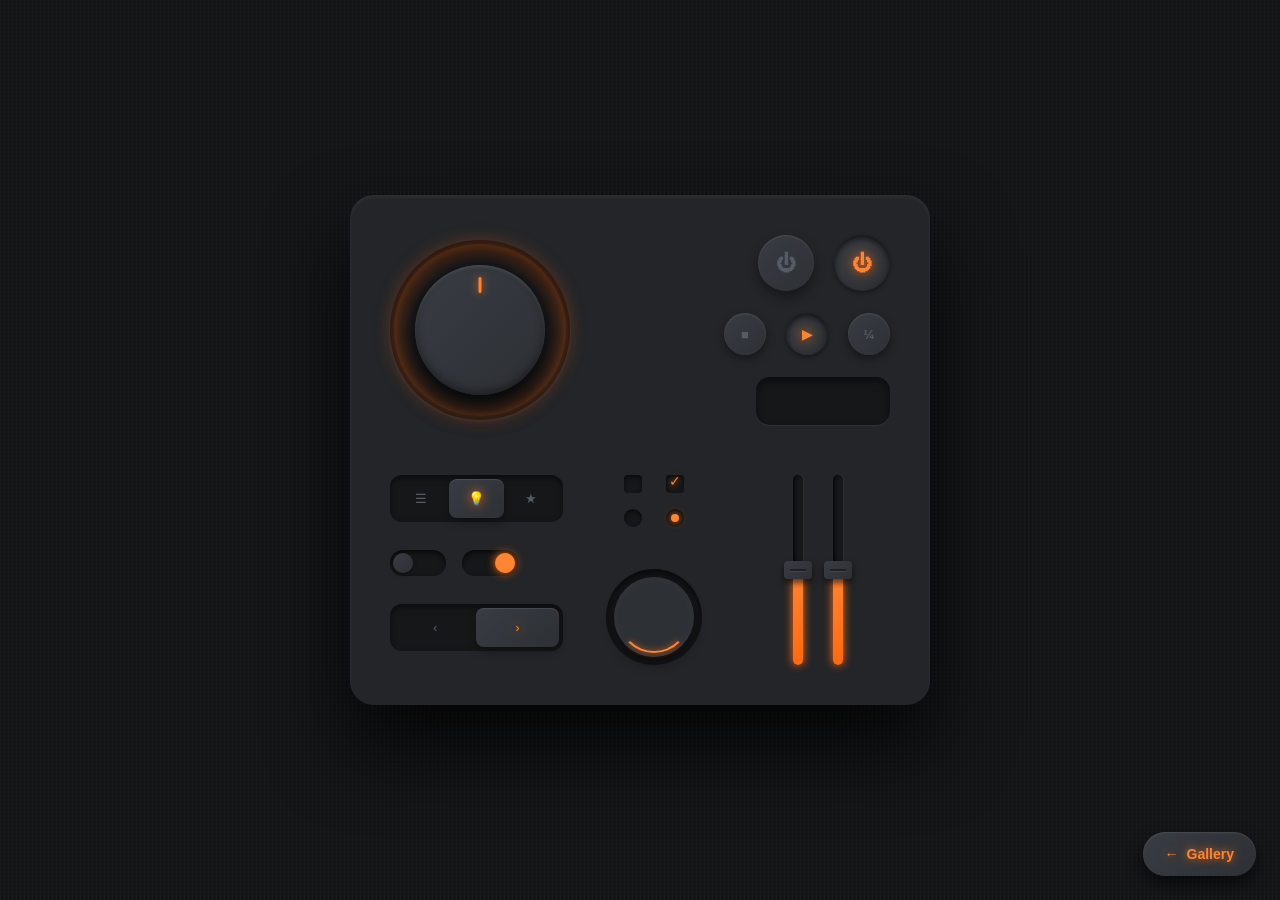
<file: index2.html>
<!DOCTYPE html>
<html lang="en">
<head>
    <meta charset="UTF-8">
    <meta name="viewport" content="width=device-width, initial-scale=1.0">
    <title>Document</title>
    <link rel="stylesheet" href="style2.css">
</head>
<body>
    <div class="dashboard-container">

  <!-- TOP SECTION -->
  <div class="panel-row">
    <!-- Massive Skeuomorphic Rotary Dial -->
    <div class="dial-milled-track">
      <div class="dial-outer-glow">
        <div class="rotary-knob-large" id="mainKnob">
          <div class="knob-indicator-line"></div>
        </div>
      </div>
    </div>

    <!-- Power & Media Transports Block -->
    <div class="control-block-top-right">
      <div class="button-group-row">
        <button class="btn-clay btn-circle"><span class="icon">⏻</span></button>
        <button class="btn-clay btn-circle active"><span class="icon">⏻</span></button>
      </div>
      <div class="button-group-row sub-controls">
        <button class="btn-clay btn-circle-sm"><span class="icon square">■</span></button>
        <button class="btn-clay btn-circle-sm active"><span class="icon play">▶</span></button>
        <button class="btn-clay btn-circle-sm"><span class="icon skip">¼</span></button>
      </div>
      <div class="milled-well-capsule"></div>
    </div>
  </div>

  <!-- BOTTOM SECTION -->
  <div class="panel-grid-lower">

    <!-- Column 1: Mode Switches, Toggles & Directional Buttons -->
    <div class="control-column">
      <!-- Segmented Tab Block 1 -->
      <div class="segmented-container" data-type="tabs">
        <button class="segment-btn"><span class="icon">☰</span></button>
        <button class="segment-btn active"><span class="icon">💡</span></button>
        <button class="segment-btn"><span class="icon">★</span></button>
      </div>

      <!-- Slider Toggles -->
      <div class="toggle-row">
        <div class="toggle-track">
          <div class="toggle-handle"></div>
        </div>
        <div class="toggle-track active">
          <div class="toggle-handle"></div>
        </div>
      </div>

      <!-- Segmented Tab Block 2 (Inline Directional Controls) -->
      <div class="segmented-container inline-arrows" data-type="tabs">
        <button class="segment-btn"><span class="icon">‹</span></button>
        <button class="segment-btn active"><span class="icon">›</span></button>
      </div>
    </div>

    <!-- Column 2: Status Lights & Secondary Ring Dial -->
    <div class="control-column center-align">
      <!-- Checkbox & Radio Status Grids -->
      <div class="status-indicator-grid">
        <div class="checkbox-clay"></div>
        <div class="checkbox-clay active"></div>
        <div class="radio-clay"></div>
        <div class="radio-clay active"></div>
      </div>

      <!-- Inner Rim Glowing Jog Dial -->
      <div class="secondary-dial-well">
        <div class="secondary-dial-knob" id="jogKnob">
          <div class="rim-glow-arc"></div>
        </div>
      </div>
    </div>

    <!-- Column 3: Precision Vertical Fluid Sliders -->
    <div class="control-column faders-row">
      <div class="slider-vertical-container">
        <div class="slider-track-milled">
          <div class="slider-fill-liquid" id="fill1"></div>
          <div class="slider-thumb-clay" id="thumb1">
            <div class="thumb-lines"></div>
          </div>
        </div>
      </div>

      <div class="slider-vertical-container">
        <div class="slider-track-milled">
          <div class="slider-fill-liquid" id="fill2"></div>
          <div class="slider-thumb-clay" id="thumb2">
            <div class="thumb-lines"></div>
          </div>
        </div>
      </div>
    </div>

  </div>
</div>
<script src="script2.js"></script>
<a href="index.html" class="page-switch" aria-label="Switch to gallery page"><b>←</b><span>Gallery</span></a>
</body>
</html>
</file>
<file: style2.css>
/* Deep Carbon Premium Aesthetics Base Definitions */
:root {
  --panel-bg: #232528;
  --clay-base: #2d3035;
  --clay-top: #383d43;
  --milled-dark: #161719;
  --orange-glow: #ff6a13;
  --orange-liquid: #ff8533;
  --shadow-dark: rgba(0, 0, 0, 0.6);
  --shadow-light: rgba(255, 255, 255, 0.06);
}

* {
  box-sizing: border-box;
  margin: 0;
  padding: 0;
  user-select: none;
}

body {
  background-color: #121315;
  /* Carbon fiber micro-weave mesh effect background simulation */
  background-image: linear-gradient(45deg, #18191b 25%, transparent 25%),
    linear-gradient(-45deg, #18191b 25%, transparent 25%),
    linear-gradient(45deg, transparent 75%, #18191b 75%),
    linear-gradient(-45deg, transparent 75%, #18191b 75%);
  background-size: 4px 4px;
  display: flex;
  justify-content: center;
  align-items: center;
  min-height: 100vh;
  font-family: -apple-system, BlinkMacSystemFont, "Segoe UI", Roboto, Helvetica,
    Arial, sans-serif;
  padding: 20px;
}

/* Base Master Module Frame */
.dashboard-container {
  background: var(--panel-bg);
  width: 100%;
  max-width: 580px;
  border-radius: 24px;
  padding: 40px;
  box-shadow: 0px 40px 80px rgba(0, 0, 0, 0.8),
    inset 0px 2px 4px var(--shadow-light);
  display: flex;
  flex-direction: column;
  gap: 50px;
}

/* Flex Framework Rows */
.panel-row {
  display: flex;
  justify-content: space-between;
  align-items: center;
  gap: 20px;
}

.panel-grid-lower {
  display: grid;
  grid-template-columns: 1.2fr 1fr 1fr;
  gap: 20px;
}

.control-column {
  display: flex;
  flex-direction: column;
  gap: 28px;
}

.control-column.center-align {
  align-items: center;
  justify-content: space-between;
}

/* --- Skeuomorphic Large Dial Engine --- */
.dial-milled-track {
  width: 180px;
  height: 180px;
  background: var(--milled-dark);
  border-radius: 50%;
  display: flex;
  justify-content: center;
  align-items: center;
  box-shadow: inset 0px 8px 16px rgba(0, 0, 0, 0.5),
    0px 2px 3px var(--shadow-light);
  padding: 4px;
}

.dial-outer-glow {
  width: 100%;
  height: 100%;
  border-radius: 50%;
  background: radial-gradient(
    circle,
    transparent 55%,
    rgba(255, 106, 19, 0.15) 65%,
    var(--orange-glow) 100%
  );
  display: flex;
  justify-content: center;
  align-items: center;
  box-shadow: 0 0 20px rgba(255, 106, 19, 0.4);
}

.rotary-knob-large {
  width: 130px;
  height: 130px;
  background: linear-gradient(135deg, var(--clay-top), var(--clay-base));
  border-radius: 50%;
  position: relative;
  cursor: grab;
  box-shadow: 0px 15px 25px rgba(0, 0, 0, 0.6),
    inset 0px 2px 3px rgba(255, 255, 255, 0.1),
    inset 0px -4px 10px rgba(0, 0, 0, 0.4);
}

.knob-indicator-line {
  position: absolute;
  top: 12px;
  left: 50%;
  transform: translateX(-50%);
  width: 3px;
  height: 16px;
  background: var(--orange-liquid);
  border-radius: 2px;
  box-shadow: 0px 0px 8px var(--orange-glow);
}

/* --- Control Buttons Blocks --- */
.control-block-top-right {
  display: flex;
  flex-direction: column;
  align-items: flex-end;
  gap: 22px;
}

.button-group-row {
  display: flex;
  gap: 20px;
}

.btn-clay {
  background: linear-gradient(135deg, var(--clay-top), var(--clay-base));
  border: none;
  cursor: pointer;
  display: flex;
  justify-content: center;
  align-items: center;
  color: #555c64;
  font-weight: bold;
  transition: all 0.2s cubic-bezier(0.16, 1, 0.3, 1);
}

.btn-circle {
  width: 56px;
  height: 56px;
  border-radius: 50%;
  font-size: 20px;
  box-shadow: 0px 6px 12px rgba(0, 0, 0, 0.4),
    inset 0px 1px 2px rgba(255, 255, 255, 0.1);
}

.btn-circle-sm {
  width: 42px;
  height: 42px;
  border-radius: 50%;
  font-size: 13px;
  box-shadow: 0px 4px 8px rgba(0, 0, 0, 0.4),
    inset 0px 1px 2px rgba(255, 255, 255, 0.1);
}

/* Glowing Interactive Active States for Buttons */
.btn-clay.active {
  color: var(--orange-liquid);
  text-shadow: 0px 0px 12px var(--orange-glow);
  box-shadow: 0px 2px 4px rgba(0, 0, 0, 0.4),
    inset 0px 3px 6px rgba(0, 0, 0, 0.7);
}

.btn-clay:active {
  transform: scale(0.96);
}

.milled-well-capsule {
  width: 134px;
  height: 48px;
  background: var(--milled-dark);
  border-radius: 14px;
  box-shadow: inset 0px 4px 8px rgba(0, 0, 0, 0.5),
    0px 1px 1px var(--shadow-light);
}

/* --- Segmented Tab Rows Design layout --- */
.segmented-container {
  display: flex;
  background: var(--milled-dark);
  padding: 4px;
  border-radius: 12px;
  box-shadow: inset 0px 3px 6px rgba(0, 0, 0, 0.5);
}

.segment-btn {
  background: transparent;
  border: none;
  flex: 1;
  padding: 12px;
  color: #555c64;
  cursor: pointer;
  border-radius: 8px;
  display: flex;
  justify-content: center;
  align-items: center;
  transition: all 0.2s cubic-bezier(0.16, 1, 0.3, 1);
}

/* Dynamically selected segment match from original image aesthetic */
.segment-btn.active {
  background: linear-gradient(135deg, var(--clay-top), var(--clay-base));
  color: var(--orange-liquid);
  box-shadow: 0px 4px 8px rgba(0, 0, 0, 0.3),
    inset 0px 1px 1px rgba(255, 255, 255, 0.1);
  text-shadow: 0px 0px 12px var(--orange-glow);
}

/* Sliding Toggles Design Layout */
.toggle-row {
  display: flex;
  gap: 16px;
}

.toggle-track {
  width: 56px;
  height: 26px;
  background: var(--milled-dark);
  border-radius: 13px;
  padding: 3px;
  box-shadow: inset 0px 3px 5px rgba(0, 0, 0, 0.6);
  cursor: pointer;
  display: flex;
  align-items: center;
  transition: all 0.25s cubic-bezier(0.16, 1, 0.3, 1);
}

.toggle-handle {
  width: 20px;
  height: 20px;
  background: linear-gradient(135deg, var(--clay-top), var(--clay-base));
  border-radius: 50%;
  box-shadow: 0px 2px 4px rgba(0, 0, 0, 0.4);
  transition: all 0.25s cubic-bezier(0.175, 0.885, 0.32, 1.15);
}

.toggle-track.active .toggle-handle {
  transform: translateX(30px);
  background: var(--orange-liquid);
  box-shadow: 0px 0px 10px var(--orange-glow);
}

/* --- Status Matrix (Checks & Radios) --- */
.status-indicator-grid {
  display: grid;
  grid-template-columns: 1fr 1fr;
  gap: 16px 24px;
}

.checkbox-clay,
.radio-clay {
  width: 18px;
  height: 18px;
  background: var(--milled-dark);
  box-shadow: inset 0px 2px 4px rgba(0, 0, 0, 0.6);
  cursor: pointer;
  position: relative;
  transition: all 0.2s ease;
}

.checkbox-clay {
  border-radius: 4px;
}
.radio-clay {
  border-radius: 50%;
}

.checkbox-clay.active::after {
  content: "✓";
  color: var(--orange-liquid);
  font-size: 14px;
  position: absolute;
  top: -2px;
  left: 3px;
  text-shadow: 0 0 6px var(--orange-glow);
}

.radio-clay.active::after {
  content: "";
  width: 8px;
  height: 8px;
  background: var(--orange-liquid);
  border-radius: 50%;
  position: absolute;
  top: 50%;
  left: 50%;
  transform: translate(-50%, -50%);
  box-shadow: 0 0 8px var(--orange-glow);
}

/* --- Ring Jog-Dial Matrix --- */
.secondary-dial-well {
  width: 96px;
  height: 96px;
  background: var(--milled-dark);
  border-radius: 50%;
  box-shadow: inset 0px 4px 8px rgba(0, 0, 0, 0.6);
  display: flex;
  justify-content: center;
  align-items: center;
}

.secondary-dial-knob {
  width: 80px;
  height: 80px;
  background: radial-gradient(
    circle,
    var(--clay-base) 60%,
    var(--clay-top) 100%
  );
  border-radius: 50%;
  box-shadow: 0px 6px 12px rgba(0, 0, 0, 0.5);
  position: relative;
  cursor: grab;
}

.rim-glow-arc {
  position: absolute;
  width: 90%;
  height: 90%;
  border: 2px solid transparent;
  border-bottom-color: var(--orange-liquid);
  border-radius: 50%;
  top: 5%;
  left: 5%;
  filter: drop-shadow(0px 0px 3px var(--orange-glow));
}

/* --- Vertical Milled Luxury Faders --- */
.faders-row {
  flex-direction: row;
  justify-content: center;
  gap: 30px;
}

.slider-vertical-container {
  height: 190px;
  display: flex;
  justify-content: center;
  position: relative;
}

.slider-track-milled {
  width: 10px;
  height: 100%;
  background: #18191b;
  border-radius: 5px;
  position: relative;
  box-shadow: inset 2px 0px 4px rgba(0, 0, 0, 0.8),
    1px 0px 1px var(--shadow-light);
}

.slider-fill-liquid {
  position: absolute;
  bottom: 0;
  width: 100%;
  background: linear-gradient(to top, var(--orange-glow), var(--orange-liquid));
  border-radius: 5px;
  box-shadow: 0px 0px 10px var(--orange-glow);
  height: 50%; /* Synchronized via JS */
}

.slider-thumb-clay {
  position: absolute;
  left: 50%;
  transform: translate(-50%, 50%);
  bottom: 50%; /* Synchronized via JS */
  width: 28px;
  height: 18px;
  background: linear-gradient(135deg, var(--clay-top), var(--clay-base));
  border-radius: 4px;
  box-shadow: 0px 4px 6px rgba(0, 0, 0, 0.6);
  cursor: ns-resize;
  display: flex;
  flex-direction: column;
  justify-content: center;
  align-items: center;
  gap: 2px;
  z-index: 5;
}

.thumb-lines {
  width: 16px;
  height: 2px;
  background: #1e2023;
  box-shadow: 0 1px 0px rgba(255, 255, 255, 0.08);
}

/* --- Responsive Layout Optimization --- */
@media (max-width: 540px) {
  .panel-grid-lower {
    grid-template-columns: 1fr;
    gap: 40px;
  }
  .control-column.center-align {
    flex-direction: row;
    justify-content: space-around;
    width: 100%;
  }
  .faders-row {
    margin-top: 20px;
  }
}

/* Floating page switcher */
.page-switch {
  position: fixed;
  right: 24px;
  bottom: 24px;
  z-index: 1000;
  display: flex;
  align-items: center;
  gap: 8px;
  padding: 14px 22px;
  border-radius: 30px;
  font-size: 14px;
  font-weight: 600;
  text-decoration: none;
  color: var(--orange-liquid);
  text-shadow: 0 0 10px var(--orange-glow);
  background: linear-gradient(135deg, var(--clay-top), var(--clay-base));
  box-shadow: 0px 8px 16px rgba(0, 0, 0, 0.6),
    inset 0px 1px 2px rgba(255, 255, 255, 0.1);
  transition: all 0.2s cubic-bezier(0.16, 1, 0.3, 1);
}
.page-switch:active {
  transform: scale(0.96);
  box-shadow: 0px 2px 4px rgba(0, 0, 0, 0.4),
    inset 0px 3px 6px rgba(0, 0, 0, 0.7);
}
</file>
